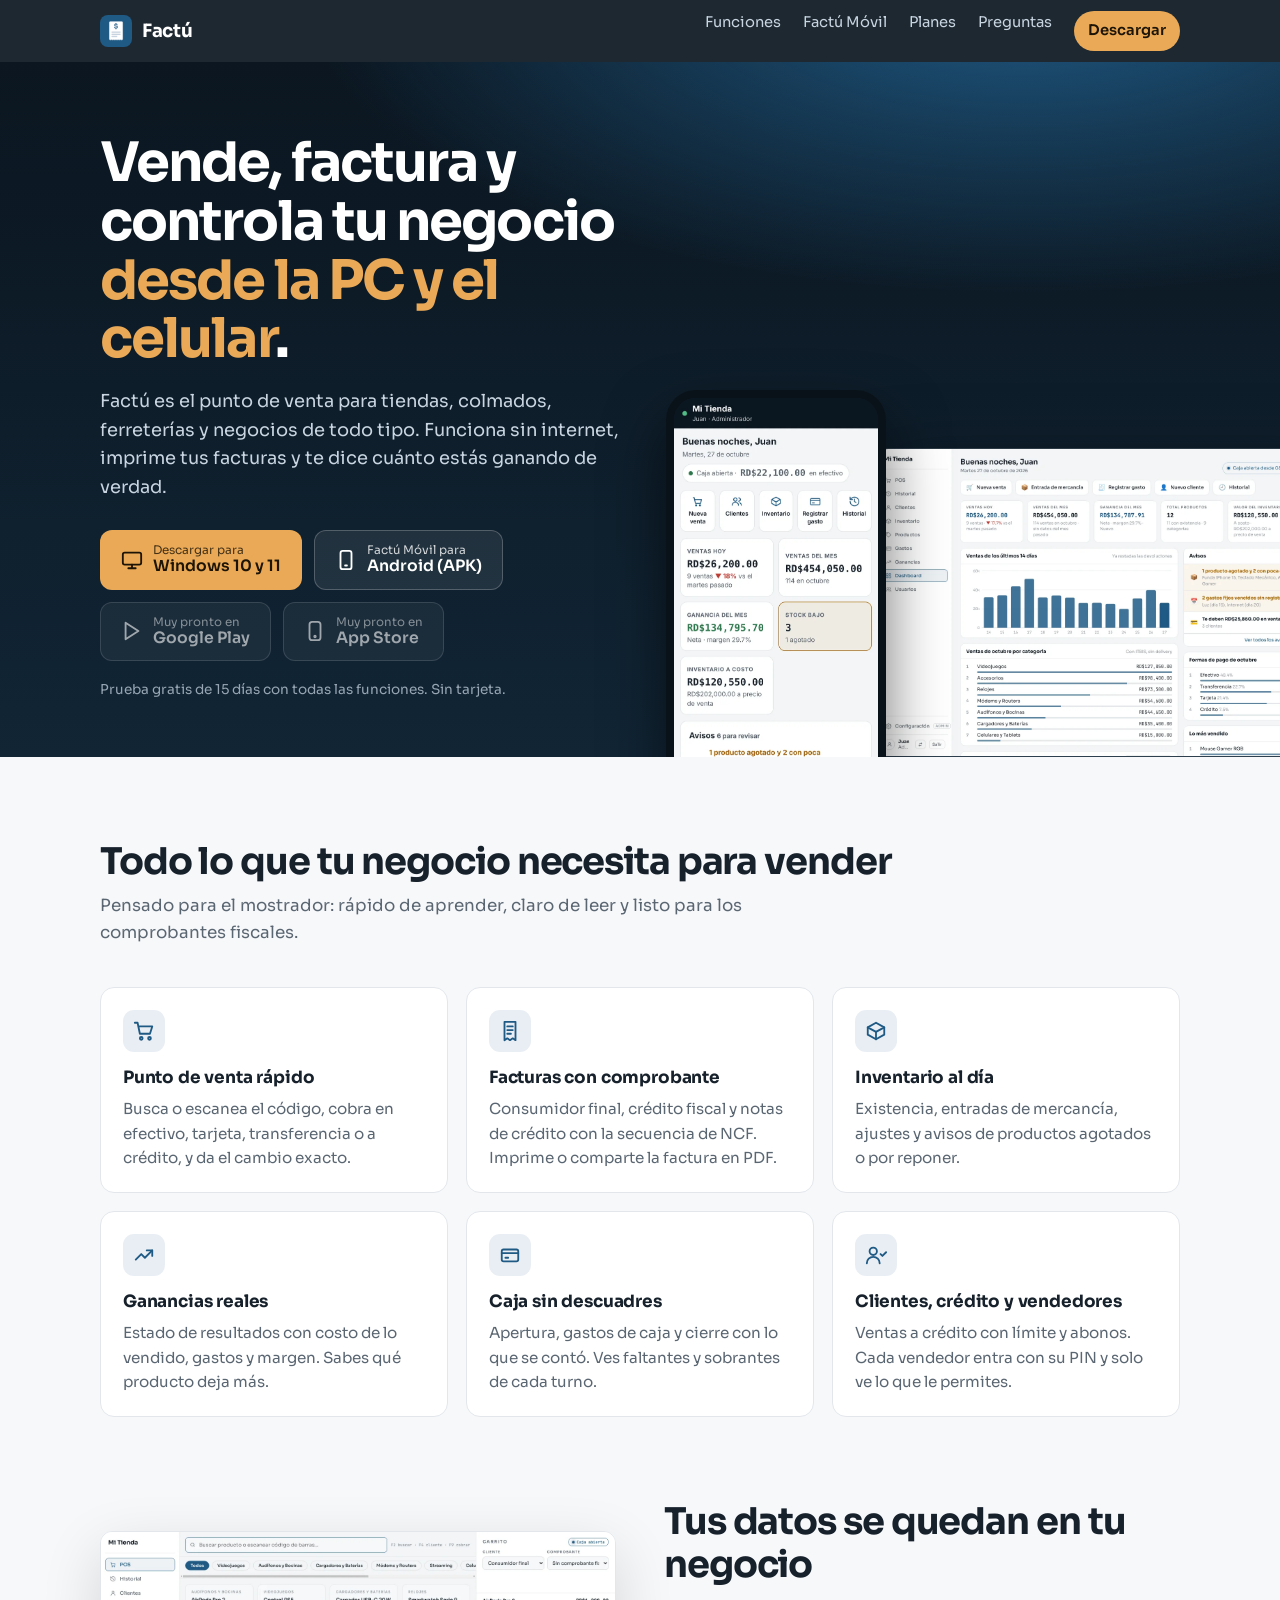
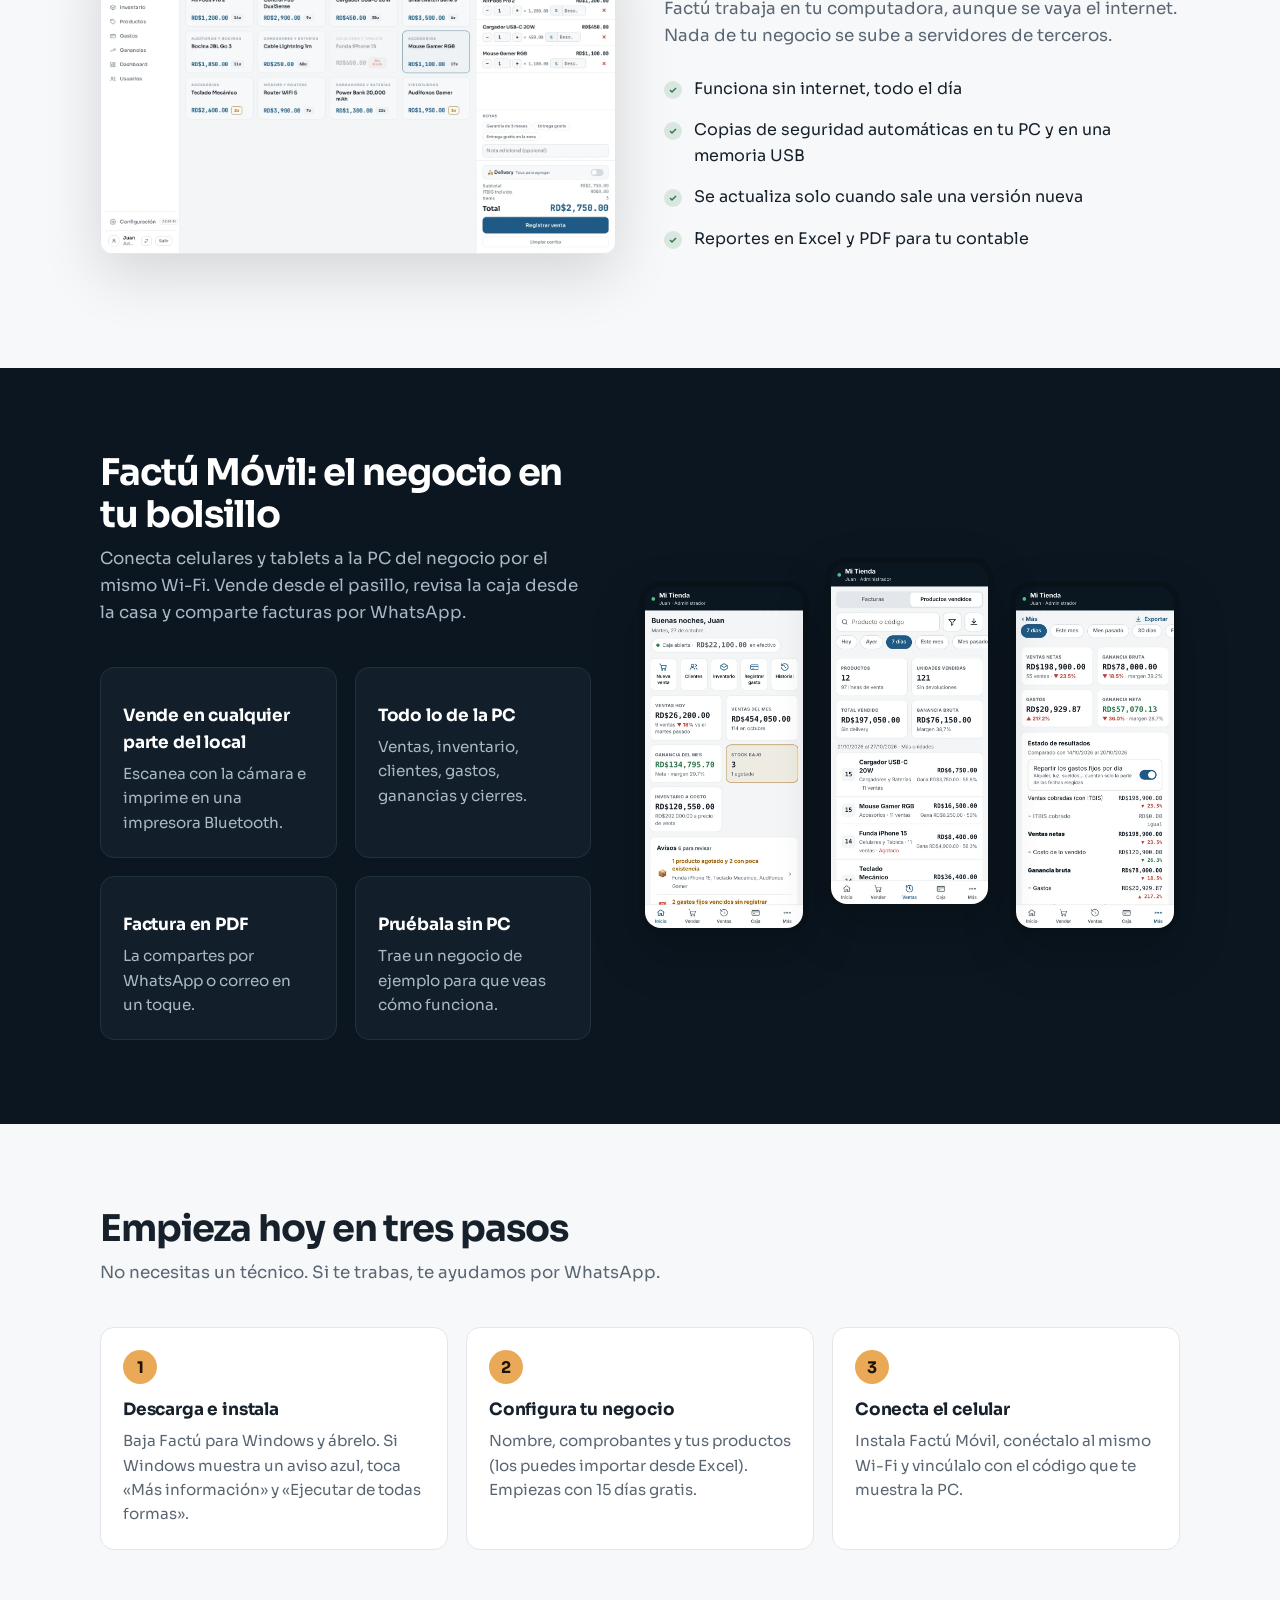
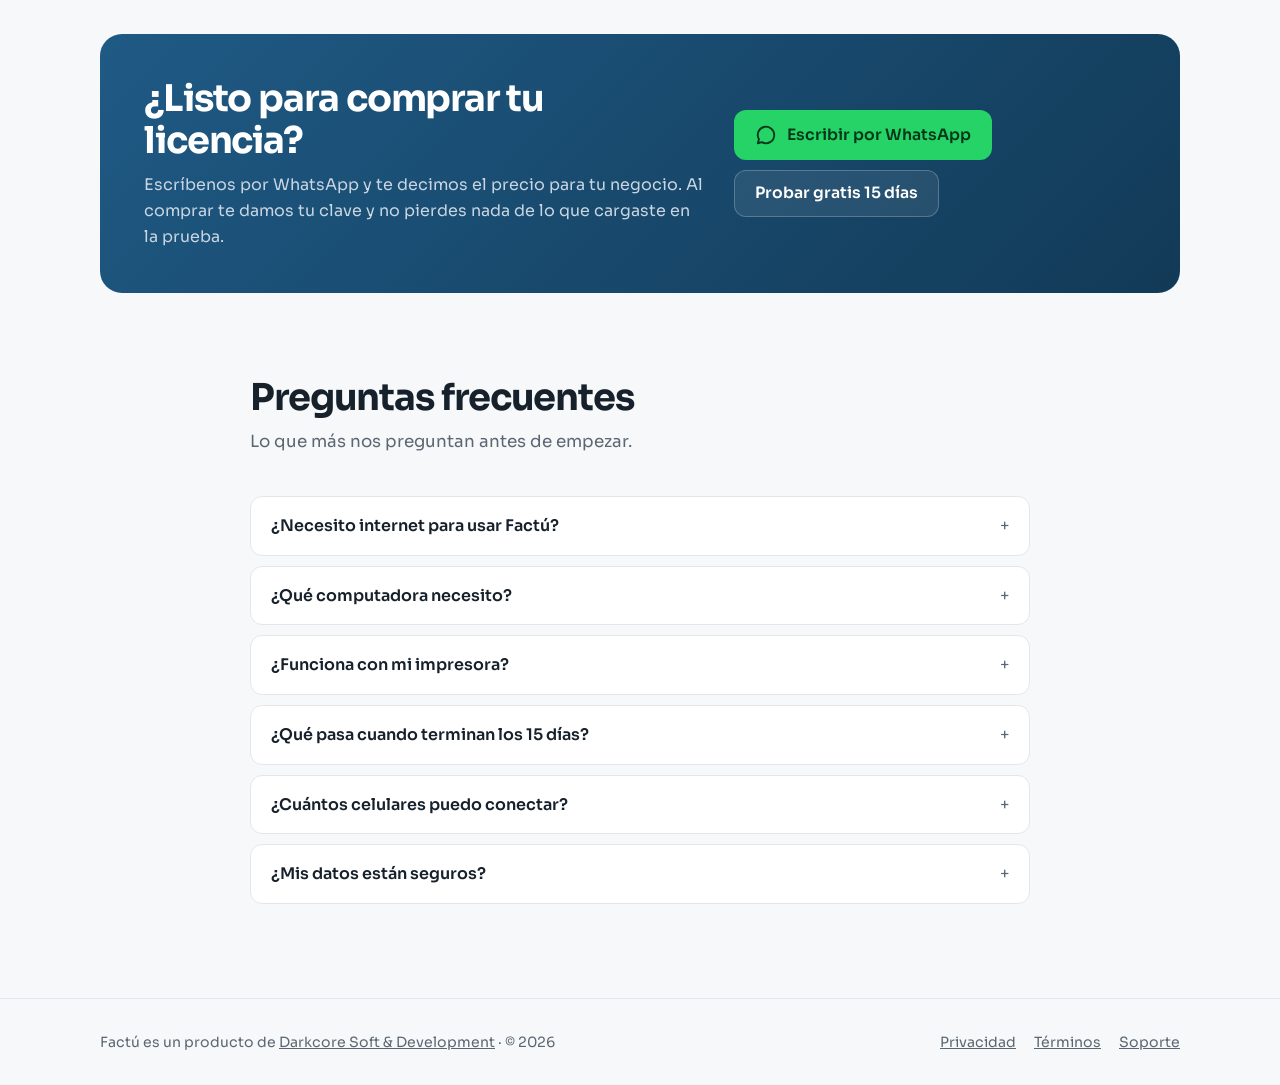
<file: index.html>
<!doctype html>
<html lang="es">
<head>
<meta charset="utf-8">
<meta name="viewport" content="width=device-width, initial-scale=1">
<title>Factú · Facturación y punto de venta</title>
<meta name="description" content="Factú es el programa de facturación y punto de venta para tu negocio: vende, factura, controla inventario, gastos y ganancias desde la PC y el celular. Pruébalo gratis 15 días.">
<meta property="og:title" content="Factú · Facturación y punto de venta">
<meta property="og:description" content="Vende y factura desde la PC y el celular. Inventario, caja, gastos y ganancias en un solo lugar. Prueba gratis de 15 días.">
<meta property="og:image" content="img/compartir.jpg">
<meta name="theme-color" content="#0B1620">
<link rel="icon" href="img/favicon.png">
<link rel="apple-touch-icon" href="img/icono-192.png">
<link rel="stylesheet" href="estilo.css">
</head>
<body>
<header class="barra"><div class="cont">
  <a class="marca" href="#"><img src="img/icono-192.png" alt="">Factú</a>
  <nav><a href="#funciones">Funciones</a><a href="#movil">Factú Móvil</a><a href="planes.html">Planes</a><a href="#preguntas">Preguntas</a><a class="bt-sm" href="#descargar">Descargar</a></nav>
</div></header>

<main>
<section class="portada" id="descargar" style="padding-bottom:0">
  <div class="cont">
    <div>
      <h1>Vende, factura y controla tu negocio <em>desde la PC y el celular</em>.</h1>
      <p class="lead">Factú es el punto de venta para tiendas, colmados, ferreterías y negocios de todo tipo. Funciona sin internet, imprime tus facturas y te dice cuánto estás ganando de verdad.</p>
      <div class="descargas">
        <a class="bt bt-1" href="https://github.com/darwinrosado1503/factu/releases/latest/download/Factu-Setup.exe">
          <svg viewBox="0 0 24 24" fill="none" stroke="currentColor" stroke-width="2" stroke-linecap="round" stroke-linejoin="round"><rect x="2" y="4" width="20" height="13" rx="2"/><path d="M8 21h8M12 17v4"/></svg>
          <span><small>Descargar para</small>Windows 10 y 11</span></a>
        <a class="bt bt-2" href="https://github.com/darwinrosado1503/factu/releases/latest/download/Factu-Movil.apk">
          <svg viewBox="0 0 24 24" fill="none" stroke="currentColor" stroke-width="2" stroke-linecap="round" stroke-linejoin="round"><rect x="6" y="2" width="12" height="20" rx="2.5"/><path d="M11 18h2"/></svg>
          <span><small>Factú Móvil para</small>Android (APK)</span></a>
        <span class="bt bt-2 bt-pronto" title="Muy pronto">
          <svg viewBox="0 0 24 24" fill="none" stroke="currentColor" stroke-width="2" stroke-linecap="round" stroke-linejoin="round"><path d="M5 3l14 9-14 9z"/></svg>
          <span><small>Muy pronto en</small>Google Play</span></span>
        <span class="bt bt-2 bt-pronto" title="Muy pronto">
          <svg viewBox="0 0 24 24" fill="none" stroke="currentColor" stroke-width="2" stroke-linecap="round" stroke-linejoin="round"><rect x="6" y="2" width="12" height="20" rx="3"/><circle cx="12" cy="18" r=".8"/></svg>
          <span><small>Muy pronto en</small>App Store</span></span>
      </div>
      <p class="nota-p">Prueba gratis de 15 días con todas las funciones. Sin tarjeta.</p>
    </div>
    <div class="escena" aria-hidden="true">
      <img class="pc" src="img/pc-dash.webp" alt="" loading="eager">
      <img class="tel" src="img/tel-1-inicio.webp" alt="" loading="eager">
    </div>
  </div>
</section>

<section id="funciones">
  <div class="cont">
    <h2 class="sec-t">Todo lo que tu negocio necesita para vender</h2>
    <p class="sec-d">Pensado para el mostrador: rápido de aprender, claro de leer y listo para los comprobantes fiscales.</p>
    <div class="rejilla">
      <div class="tarjeta"><div class="ic"><svg viewBox="0 0 24 24" fill="none" stroke="currentColor" stroke-width="2" stroke-linecap="round" stroke-linejoin="round"><circle cx="9" cy="20" r="1.5"/><circle cx="18" cy="20" r="1.5"/><path d="M2 3h3l2.5 12h11L21 7H6.5"/></svg></div><h3>Punto de venta rápido</h3><p>Busca o escanea el código, cobra en efectivo, tarjeta, transferencia o a crédito, y da el cambio exacto.</p></div>
      <div class="tarjeta"><div class="ic"><svg viewBox="0 0 24 24" fill="none" stroke="currentColor" stroke-width="2" stroke-linecap="round" stroke-linejoin="round"><path d="M6 2h12v20l-3-2-3 2-3-2-3 2z"/><path d="M9 7h6M9 11h6M9 15h4"/></svg></div><h3>Facturas con comprobante</h3><p>Consumidor final, crédito fiscal y notas de crédito con la secuencia de NCF. Imprime o comparte la factura en PDF.</p></div>
      <div class="tarjeta"><div class="ic"><svg viewBox="0 0 24 24" fill="none" stroke="currentColor" stroke-width="2" stroke-linecap="round" stroke-linejoin="round"><path d="M21 8l-9-5-9 5 9 5 9-5z"/><path d="M3 8v8l9 5 9-5V8"/><path d="M12 13v8"/></svg></div><h3>Inventario al día</h3><p>Existencia, entradas de mercancía, ajustes y avisos de productos agotados o por reponer.</p></div>
      <div class="tarjeta"><div class="ic"><svg viewBox="0 0 24 24" fill="none" stroke="currentColor" stroke-width="2" stroke-linecap="round" stroke-linejoin="round"><path d="M3 17l6-6 4 4 8-8"/><path d="M15 7h6v6"/></svg></div><h3>Ganancias reales</h3><p>Estado de resultados con costo de lo vendido, gastos y margen. Sabes qué producto deja más.</p></div>
      <div class="tarjeta"><div class="ic"><svg viewBox="0 0 24 24" fill="none" stroke="currentColor" stroke-width="2" stroke-linecap="round" stroke-linejoin="round"><rect x="3" y="6" width="18" height="13" rx="2"/><path d="M3 10h18M7 15h3"/></svg></div><h3>Caja sin descuadres</h3><p>Apertura, gastos de caja y cierre con lo que se contó. Ves faltantes y sobrantes de cada turno.</p></div>
      <div class="tarjeta"><div class="ic"><svg viewBox="0 0 24 24" fill="none" stroke="currentColor" stroke-width="2" stroke-linecap="round" stroke-linejoin="round"><circle cx="9" cy="8" r="4"/><path d="M2 21a7 7 0 0 1 14 0"/><path d="M17 11l2 2 4-4"/></svg></div><h3>Clientes, crédito y vendedores</h3><p>Ventas a crédito con límite y abonos. Cada vendedor entra con su PIN y solo ve lo que le permites.</p></div>
    </div>
  </div>
</section>

<section style="padding-top:0">
  <div class="cont dos">
    <img class="pc-captura" src="img/pc-pos.webp" alt="Pantalla de venta de Factú en la PC" loading="lazy">
    <div>
      <h2 class="sec-t">Tus datos se quedan en tu negocio</h2>
      <p class="sec-d" style="margin-bottom:18px">Factú trabaja en tu computadora, aunque se vaya el internet. Nada de tu negocio se sube a servidores de terceros.</p>
      <ul class="lista">
        <li>Funciona sin internet, todo el día</li>
        <li>Copias de seguridad automáticas en tu PC y en una memoria USB</li>
        <li>Se actualiza solo cuando sale una versión nueva</li>
        <li>Reportes en Excel y PDF para tu contable</li>
      </ul>
    </div>
  </div>
</section>

<section class="oscuro" id="movil">
  <div class="cont dos" style="grid-template-columns:1fr 1.1fr">
    <div>
      <h2 class="sec-t">Factú Móvil: el negocio en tu bolsillo</h2>
      <p class="sec-d">Conecta celulares y tablets a la PC del negocio por el mismo Wi-Fi. Vende desde el pasillo, revisa la caja desde la casa y comparte facturas por WhatsApp.</p>
      <div class="rejilla" style="grid-template-columns:1fr 1fr">
        <div class="tarjeta"><h3>Vende en cualquier parte del local</h3><p>Escanea con la cámara e imprime en una impresora Bluetooth.</p></div>
        <div class="tarjeta"><h3>Todo lo de la PC</h3><p>Ventas, inventario, clientes, gastos, ganancias y cierres.</p></div>
        <div class="tarjeta"><h3>Factura en PDF</h3><p>La compartes por WhatsApp o correo en un toque.</p></div>
        <div class="tarjeta"><h3>Pruébala sin PC</h3><p>Trae un negocio de ejemplo para que veas cómo funciona.</p></div>
      </div>
    </div>
    <div class="telefonos">
      <img src="img/tel-1-inicio.webp" alt="Inicio de Factú Móvil" loading="lazy">
      <img src="img/tel-5-productos.webp" alt="Productos vendidos en Factú Móvil" loading="lazy">
      <img src="img/tel-6-ganancias.webp" alt="Ganancias en Factú Móvil" loading="lazy">
    </div>
  </div>
</section>

<section>
  <div class="cont">
    <h2 class="sec-t">Empieza hoy en tres pasos</h2>
    <p class="sec-d">No necesitas un técnico. Si te trabas, te ayudamos por WhatsApp.</p>
    <div class="pasos">
      <div class="tarjeta paso"><h3>Descarga e instala</h3><p>Baja Factú para Windows y ábrelo. Si Windows muestra un aviso azul, toca «Más información» y «Ejecutar de todas formas».</p></div>
      <div class="tarjeta paso"><h3>Configura tu negocio</h3><p>Nombre, comprobantes y tus productos (los puedes importar desde Excel). Empiezas con 15 días gratis.</p></div>
      <div class="tarjeta paso"><h3>Conecta el celular</h3><p>Instala Factú Móvil, conéctalo al mismo Wi-Fi y vincúlalo con el código que te muestra la PC.</p></div>
    </div>
  </div>
</section>

<section style="padding-top:0">
  <div class="cont">
    <div class="cta">
      <div><h2 class="sec-t" style="color:#fff">¿Listo para comprar tu licencia?</h2><p>Escríbenos por WhatsApp y te decimos el precio para tu negocio. Al comprar te damos tu clave y no pierdes nada de lo que cargaste en la prueba.</p></div>
      <div style="display:flex;flex-direction:column;gap:10px;align-items:flex-start">
        <a class="bt wa" href="https://wa.me/14153121667?text=Hola%2C%20quiero%20informaci%C3%B3n%20sobre%20Fact%C3%BA">
          <svg viewBox="0 0 24 24" fill="none" stroke="currentColor" stroke-width="2" stroke-linecap="round" stroke-linejoin="round"><path d="M21 12a9 9 0 0 1-13.5 7.8L3 21l1.3-4.4A9 9 0 1 1 21 12z"/></svg>
          <span>Escribir por WhatsApp</span></a>
        <a class="bt bt-2" href="#descargar"><span>Probar gratis 15 días</span></a>
      </div>
    </div>
  </div>
</section>

<section id="preguntas" style="padding-top:0">
  <div class="cont" style="max-width:820px">
    <h2 class="sec-t">Preguntas frecuentes</h2>
    <p class="sec-d">Lo que más nos preguntan antes de empezar.</p>
    <details><summary>¿Necesito internet para usar Factú?</summary><p>No. Factú funciona en tu computadora sin internet. Solo lo usa, si lo hay, para revisar si hay una versión nueva. Factú Móvil se conecta a la PC por el Wi-Fi del negocio, no por internet.</p></details>
    <details><summary>¿Qué computadora necesito?</summary><p>Una PC con Windows 10 u 11 de 64 bits. Para Factú Móvil, un celular o tablet Android 7 o superior (y muy pronto iPhone y iPad).</p></details>
    <details><summary>¿Funciona con mi impresora?</summary><p>En la PC imprime en cualquier impresora instalada en Windows, incluidas las térmicas de 58 y 80 mm. En el celular imprime por Bluetooth en impresoras térmicas ESC/POS.</p></details>
    <details><summary>¿Qué pasa cuando terminan los 15 días?</summary><p>Tus datos se quedan guardados. Puedes ver reportes y sacar copias, pero no registrar ventas hasta que pongas tu licencia. Al ponerla sigues donde lo dejaste.</p></details>
    <details><summary>¿Cuántos celulares puedo conectar?</summary><p>Depende de tu licencia. Durante la prueba puedes conectar uno para probarlo.</p></details>
    <details><summary>¿Mis datos están seguros?</summary><p>Viven en tu computadora, no en la nube de nadie. Factú guarda copias de seguridad automáticas y te deja sacar una copia a una memoria USB cuando quieras.</p></details>
  </div>
</section>
</main>

<footer><div class="cont">
  <span>Factú es un producto de <a href="https://darwinrosado1503.github.io/" style="color:inherit">Darkcore Soft &amp; Development</a> · © <span id="anio">2026</span></span>
  <nav><a href="privacidad.html">Privacidad</a><a href="terminos.html">Términos</a><a href="https://wa.me/14153121667">Soporte</a></nav>
</div></footer>
<script>document.getElementById('anio').textContent=new Date().getFullYear();</script>
</body>
</html>
</file>
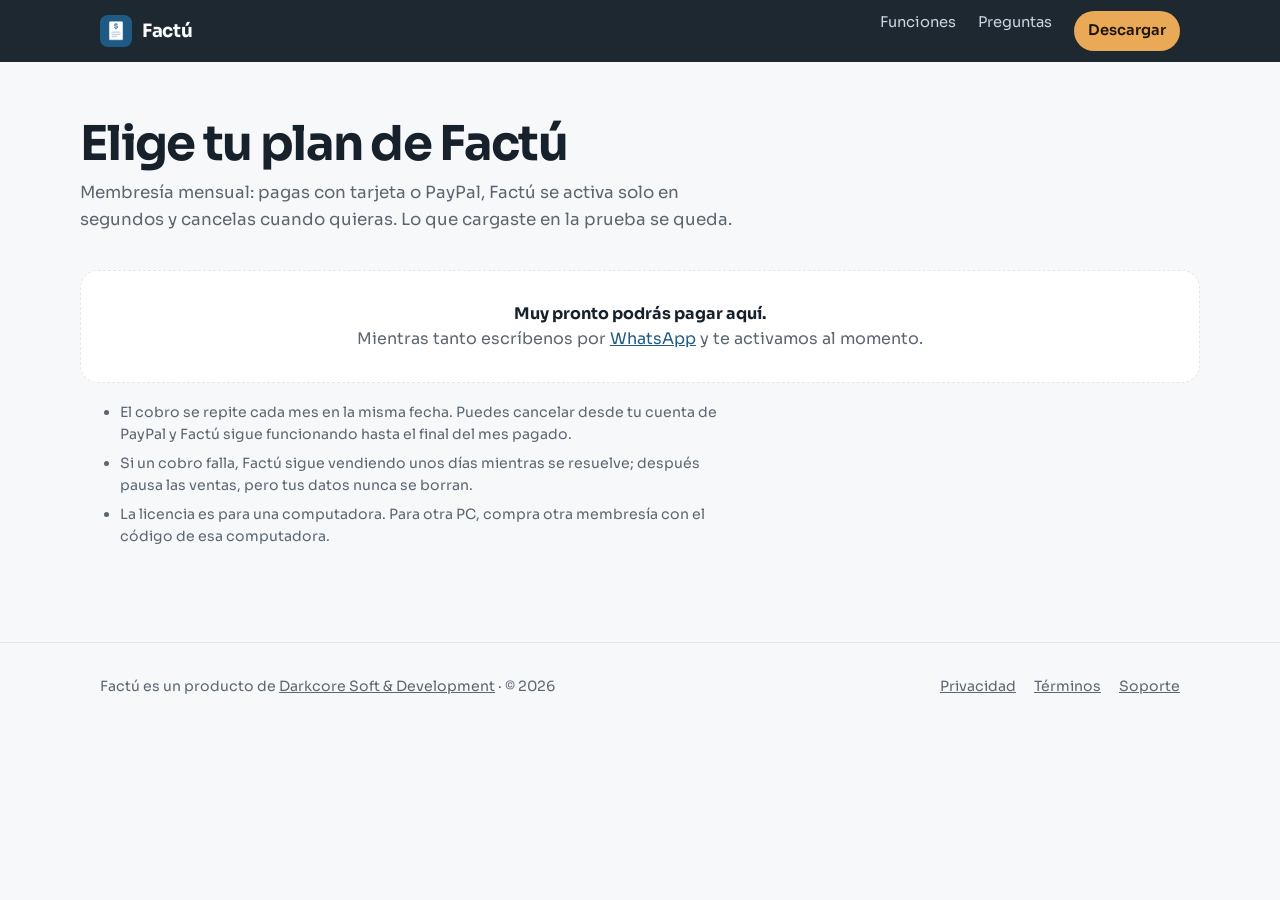
<file: planes.html>
<!doctype html>
<html lang="es">
<head>
<meta charset="utf-8">
<meta name="viewport" content="width=device-width, initial-scale=1">
<title>Planes y membresía · Factú</title>
<meta name="description" content="Elige tu plan de Factú y actívalo al momento. Membresía mensual, cancelas cuando quieras.">
<meta name="theme-color" content="#0B1620">
<link rel="icon" href="img/favicon.png">
<link rel="stylesheet" href="estilo.css">
<style>
.planes-p{padding:56px 0 80px}
.planes-p h1{font-size:clamp(2rem,4.4vw,3rem);letter-spacing:-.035em;line-height:1.08;margin:0 0 10px}
.planes-p .sub{color:var(--suave);margin:0 0 36px;max-width:40em;font-size:1.05rem}
.planes{display:grid;grid-template-columns:repeat(2,minmax(0,1fr));gap:18px;margin-bottom:28px}
@media (max-width:760px){.planes{grid-template-columns:1fr}}
.plan{position:relative;text-align:left;background:var(--panel);border:2px solid var(--linea);border-radius:18px;padding:26px;cursor:pointer;font:inherit;color:inherit;transition:border-color .15s,box-shadow .15s}
.plan:hover{border-color:#9DB4C8}
.plan[aria-checked="true"]{border-color:var(--azul);box-shadow:0 0 0 4px rgba(31,90,133,.12)}
.plan .nom{font-size:1.2rem;font-weight:700}
.plan .pre{font-size:2.3rem;font-weight:700;letter-spacing:-.03em;margin:8px 0 2px}
.plan .pre small{font-size:.95rem;font-weight:500;color:var(--suave)}
.plan p{color:var(--suave);margin:0 0 14px;font-size:.95rem}
.plan ul{list-style:none;padding:0;margin:0}
.plan li{padding:5px 0 5px 26px;position:relative;font-size:.94rem}
.plan li::before{content:"";position:absolute;left:0;top:10px;width:16px;height:16px;border-radius:50%;background:rgba(44,122,75,.14) url("data:image/svg+xml,%3Csvg xmlns='http://www.w3.org/2000/svg' viewBox='0 0 24 24' fill='none' stroke='%232C7A4B' stroke-width='3'%3E%3Cpath d='M6 12l4 4 8-8'/%3E%3C/svg%3E") center/11px no-repeat}
.plan .marca-p{position:absolute;top:18px;right:18px;font-size:.72rem;font-weight:700;padding:4px 10px;border-radius:999px;background:var(--ambar);color:#1d1406}
.plan .sel{position:absolute;top:22px;right:22px;width:22px;height:22px;border-radius:50%;border:2px solid var(--linea)}
.plan[aria-checked="true"] .sel{border-color:var(--azul);background:radial-gradient(circle,var(--azul) 45%,transparent 50%)}
.plan .marca-p + .sel{display:none}
.caja{background:var(--panel);border:1px solid var(--linea);border-radius:18px;padding:26px;max-width:640px}
.caja h2{margin:0 0 6px;font-size:1.3rem}
.campo{margin-bottom:14px}
.campo label{display:block;font-size:.8rem;font-weight:600;color:var(--suave);margin-bottom:5px;text-transform:uppercase;letter-spacing:.05em}
.campo input{width:100%;height:46px;border-radius:10px;border:1px solid var(--linea);background:var(--fondo);color:var(--tinta);padding:0 14px;font:inherit}
.campo input:focus{outline:2px solid rgba(31,90,133,.35);border-color:var(--azul)}
.campo .ayuda{font-size:.82rem;color:var(--suave);margin-top:5px}
.fila2{display:grid;grid-template-columns:1fr 1fr;gap:12px}
@media (max-width:560px){.fila2{grid-template-columns:1fr}}
.mono-i{font-family:ui-monospace,Menlo,monospace;letter-spacing:.06em;text-transform:uppercase}
.chk{display:flex;gap:10px;align-items:flex-start;font-size:.9rem;color:var(--suave);margin:6px 0 18px}
.chk input{margin-top:3px;width:18px;height:18px}
.err{background:#FBEAEA;color:#8C2F39;border:1px solid #F0C6C6;border-radius:10px;padding:10px 14px;font-size:.92rem;margin-bottom:14px}
.btp{width:100%;height:52px;border:0;border-radius:12px;background:var(--azul);color:#fff;font:inherit;font-weight:700;font-size:1rem;cursor:pointer}
.btp:disabled{opacity:.6;cursor:wait}
.resumen{display:flex;justify-content:space-between;align-items:center;padding:14px 16px;border-radius:12px;background:var(--fondo);border:1px solid var(--linea);margin-bottom:16px;font-size:.95rem}
.resumen b{font-size:1.1rem}
.ok{text-align:center;padding:24px 10px}
.ok .ic-ok{width:64px;height:64px;border-radius:50%;background:rgba(44,122,75,.12);display:grid;place-items:center;margin:0 auto 14px}
.ok .ic-ok svg{width:34px;height:34px;color:var(--ok)}
.ok h2{font-size:1.6rem;margin:0 0 8px}
.ok p{color:var(--suave);margin:0 auto 10px;max-width:30em}
.notas{color:var(--suave);font-size:.88rem;margin-top:18px;max-width:640px}
.notas li{margin-bottom:6px}
.pronto-c{background:var(--panel);border:1px dashed var(--linea);border-radius:18px;padding:30px;text-align:center;color:var(--suave)}
</style>
</head>
<body>
<header class="barra"><div class="cont">
  <a class="marca" href="index.html"><img src="img/icono-192.png" alt="">Factú</a>
  <nav><a href="index.html#funciones">Funciones</a><a href="index.html#preguntas">Preguntas</a><a class="bt-sm" href="index.html#descargar">Descargar</a></nav>
</div></header>

<main class="cont planes-p">
  <h1>Elige tu plan de Factú</h1>
  <p class="sub">Membresía mensual: pagas con tarjeta o PayPal, Factú se activa solo en segundos y cancelas cuando quieras. Lo que cargaste en la prueba se queda.</p>

  <div id="zona"><div class="pronto-c">Cargando los planes…</div></div>

  <ul class="notas">
    <li>El cobro se repite cada mes en la misma fecha. Puedes cancelar desde tu cuenta de PayPal y Factú sigue funcionando hasta el final del mes pagado.</li>
    <li>Si un cobro falla, Factú sigue vendiendo unos días mientras se resuelve; después pausa las ventas, pero tus datos nunca se borran.</li>
    <li>La licencia es para una computadora. Para otra PC, compra otra membresía con el código de esa computadora.</li>
  </ul>
</main>

<footer><div class="cont"><span>Factú es un producto de <a href="https://darwinrosado1503.github.io/" style="color:inherit">Darkcore Soft &amp; Development</a> · © 2026</span><nav><a href="privacidad.html">Privacidad</a><a href="terminos.html">Términos</a><a href="https://wa.me/14153121667">Soporte</a></nav></div></footer>

<script>
// Dirección del servidor de membresías (se completa al publicarlo en Cloudflare)
window.DARKCORE_API = window.DARKCORE_API || 'https://darkcore-api.POR_ASIGNAR.workers.dev';
(function(){
  'use strict';
  const API=window.DARKCORE_API,zona=document.getElementById('zona'),q=new URLSearchParams(location.search);
  const esc=s=>String(s==null?'':s).replace(/[&<>"']/g,c=>({'&':'&amp;','<':'&lt;','>':'&gt;','"':'&quot;',"'":'&#39;'}[c]));
  const EXTRA={basico:['Ventas, facturas con NCF y devoluciones','Inventario, clientes, crédito y gastos','Caja, cierres y ganancias','1 celular o tablet con Factú Móvil','Soporte por WhatsApp'],
    pro:['Todo lo del plan Básico','Facturación electrónica (e-CF) con la DGII','3 celulares o tablets con Factú Móvil','Ayuda para certificarte como emisor electrónico','Soporte prioritario']};
  let P=null,elegido=q.get('plan')==='basico'?'basico':'pro',paso=1,ref=null;
  const dinero=(v,m)=>v==null?null:(m==='USD'?'US$':m+' ')+Number(v).toLocaleString('es-DO',{minimumFractionDigits:v%1?2:0,maximumFractionDigits:2});
  const equipoQ=String(q.get('equipo')||'').toUpperCase().replace(/[^0-9A-F-]/g,'').slice(0,19);
  function pintar(){
    const venta=P.planes.filter(p=>p.precio>0&&p.paypalPlan);
    if(!venta.length){zona.innerHTML='<div class="pronto-c"><b style="color:var(--tinta)">Muy pronto podrás pagar aquí.</b><br>Mientras tanto escríbenos por <a href="https://wa.me/14153121667?text=Quiero%20la%20membres%C3%ADa%20de%20Fact%C3%BA">WhatsApp</a> y te activamos al momento.</div>';return;}
    if(!venta.some(p=>p.id===elegido))elegido=venta[0].id;
    zona.innerHTML=`<div class="planes" role="radiogroup" aria-label="Planes">${P.planes.map(p=>{const ok=p.precio>0&&p.paypalPlan;return `<button type="button" class="plan" role="radio" aria-checked="${p.id===elegido}" data-p="${p.id}" ${ok?'':'disabled style="opacity:.55;cursor:default"'}>
        ${p.id==='pro'?'<span class="marca-p">Recomendado</span>':''}<span class="sel"></span>
        <div class="nom">${esc(p.nombre)}</div><div class="pre">${ok?esc(dinero(p.precio,P.moneda))+'<small> / mes</small>':'<small>Muy pronto</small>'}</div>
        <p>${esc(p.descripcion)}</p><ul>${(EXTRA[p.id]||[]).map(x=>`<li>${esc(x)}</li>`).join('')}</ul></button>`;}).join('')}</div><div class="caja" id="caja"></div>`;
    zona.querySelectorAll('[data-p]').forEach(b=>b.addEventListener('click',()=>{if(paso!==1||b.disabled)return;elegido=b.dataset.p;zona.querySelectorAll('[data-p]').forEach(x=>x.setAttribute('aria-checked',x===b));}));
    formulario();}
  function formulario(){const c=document.getElementById('caja');paso=1;
    c.innerHTML=`<h2>Tus datos</h2><p style="color:var(--suave);margin:0 0 18px;font-size:.94rem">Te enviaremos el recibo de PayPal a tu correo.</p>
      <div id="f-err" class="err" role="alert" hidden></div>
      <div class="fila2"><div class="campo"><label for="f-nom">Tu nombre</label><input id="f-nom" autocomplete="name"></div><div class="campo"><label for="f-neg">Nombre del negocio</label><input id="f-neg" autocomplete="organization"></div></div>
      <div class="fila2"><div class="campo"><label for="f-em">Correo</label><input id="f-em" type="email" autocomplete="email"></div><div class="campo"><label for="f-tel">WhatsApp (opcional)</label><input id="f-tel" type="tel" autocomplete="tel"></div></div>
      <div class="campo"><label for="f-eq">Código del equipo</label><input id="f-eq" class="mono-i" placeholder="XXXX-XXXX-XXXX-XXXX" value="${esc(equipoQ)}" ${equipoQ.length===19?'readonly':''}>
        <div class="ayuda">${equipoQ.length===19?'Lo puso Factú por ti.':'Lo encuentras en Factú, en la pantalla de activación o en Configuración → Licencia.'}</div></div>
      <label class="chk"><input type="checkbox" id="f-ter"><span>Acepto los <a href="terminos.html" target="_blank">términos</a> y el cobro mensual hasta que cancele.</span></label>
      <button class="btp" id="f-ok">Continuar al pago</button>`;
    const err=t=>{const e=document.getElementById('f-err');e.textContent=t;e.hidden=!t;};
    document.getElementById('f-eq').addEventListener('input',e=>{let v=e.target.value.toUpperCase().replace(/[^0-9A-F]/g,'').slice(0,16);e.target.value=v.match(/.{1,4}/g)?.join('-')||'';});
    document.getElementById('f-ok').addEventListener('click',async e=>{err('');const d={plan:elegido,nombre:val('f-nom'),negocio:val('f-neg'),email:val('f-em'),tel:val('f-tel'),equipo:val('f-eq')};
      if(d.nombre.length<2)return err('Escribe tu nombre.');if(d.negocio.length<2)return err('Escribe el nombre del negocio.');
      if(!/^[^\s@]+@[^\s@]+\.[^\s@]{2,}$/.test(d.email))return err('Escribe un correo válido.');if(!/^[0-9A-F]{4}(-[0-9A-F]{4}){3}$/.test(d.equipo))return err('El código del equipo tiene 16 letras y números, así: DD5B-8A9F-8A5D-16A0.');
      if(!document.getElementById('f-ter').checked)return err('Para seguir, acepta los términos.');
      const b=e.currentTarget;b.disabled=true;b.textContent='Preparando el pago…';
      try{const r=await fetch(API+'/api/suscripcion/preparar',{method:'POST',headers:{'Content-Type':'application/json'},body:JSON.stringify(d)});const j=await r.json();
        if(!j.ok){b.disabled=false;b.textContent='Continuar al pago';return err(j.error||'No se pudo preparar el pago.');}
        ref=j.ref;pagar(d,j.paypalPlan);}
      catch(x){b.disabled=false;b.textContent='Continuar al pago';err('No hay conexión con el servidor. Intenta de nuevo.');}});}
  const val=id=>document.getElementById(id).value.trim();
  function pagar(d,planId){paso=2;const c=document.getElementById('caja'),p=P.planes.find(x=>x.id===d.plan);
    c.innerHTML=`<h2>Pago</h2><div class="resumen"><span>Factú ${esc(p.nombre)} · ${esc(d.negocio)}<br><small style="color:var(--suave)">Equipo ${esc(d.equipo)}</small></span><b>${esc(dinero(p.precio,P.moneda))}/mes</b></div>
      <div id="pp"><div style="text-align:center;color:var(--suave);padding:20px">Cargando PayPal…</div></div><div id="p-err" class="err" role="alert" hidden></div>
      <button type="button" class="bt" id="p-atras" style="background:none;color:var(--suave);padding:8px 0">‹ Cambiar datos</button>`;
    document.getElementById('p-atras').addEventListener('click',formulario);
    const err=t=>{const e=document.getElementById('p-err');e.textContent=t;e.hidden=!t;};
    sdk().then(pp=>{document.getElementById('pp').innerHTML='';pp.Buttons({style:{shape:'rect',label:'subscribe',height:48},
      createSubscription:(data,actions)=>actions.subscription.create({plan_id:planId,custom_id:ref,application_context:{brand_name:'Factú',shipping_preference:'NO_SHIPPING',user_action:'SUBSCRIBE_NOW'}}),
      onApprove:async data=>{document.getElementById('pp').innerHTML='<div style="text-align:center;color:var(--suave);padding:20px">Confirmando el pago…</div>';
        let j=null;try{const r=await fetch(API+'/api/suscripcion/aprobada',{method:'POST',headers:{'Content-Type':'application/json'},body:JSON.stringify({ref,subscriptionID:data.subscriptionID})});j=await r.json();}catch(x){}
        listo(d,p,j&&j.ok?j:null);},
      onError:()=>err('PayPal no pudo completar el pago. Revisa los datos de la tarjeta o intenta con otra.'),
      onCancel:()=>err('Cancelaste el pago. Cuando quieras, vuelve a intentarlo.')}).render('#pp');})
      .catch(()=>err('No se pudo cargar PayPal. Revisa tu conexión y recarga la página.'));}
  function listo(d,p,j){paso=3;zona.innerHTML=`<div class="caja ok" style="margin:0 auto"><div class="ic-ok"><svg viewBox="0 0 24 24" fill="none" stroke="currentColor" stroke-width="2.5" stroke-linecap="round" stroke-linejoin="round"><path d="M5 12l5 5 9-10"/></svg></div>
      <h2>¡Listo, bienvenido a Factú ${esc(p.nombre)}!</h2>
      <p>${j?`Tu membresía está activa${j.vence?` y se renueva el ${esc(j.vence.split('-').reverse().join('/'))}`:''}.`:'Recibimos tu pago. La activación puede tardar unos minutos.'}</p>
      <p><b style="color:var(--tinta)">Vuelve a Factú:</b> se activa solo en unos segundos. Si lo tenías cerrado, ábrelo y listo.</p>
      <p style="font-size:.88rem">Referencia ${esc(ref)} · Equipo ${esc(d.equipo)}</p></div>`;}
  let sdkP=null;
  function sdk(){if(window.paypal)return Promise.resolve(window.paypal);if(sdkP)return sdkP;
    sdkP=new Promise((ok,mal)=>{const s=document.createElement('script');s.src='https://www.paypal.com/sdk/js?client-id='+encodeURIComponent(P.clientId)+'&vault=true&intent=subscription&currency='+encodeURIComponent(P.moneda);
      s.onload=()=>window.paypal?ok(window.paypal):mal();s.onerror=()=>{sdkP=null;mal();};document.head.appendChild(s);});return sdkP;}
  if(/POR_ASIGNAR/.test(API)){P={planes:[]};pintar();return;}
  fetch(API+'/api/planes').then(r=>r.json()).then(j=>{P=j;pintar();}).catch(()=>{zona.innerHTML='<div class="pronto-c">No se pudieron cargar los planes. Recarga la página o escríbenos por <a href="https://wa.me/14153121667">WhatsApp</a>.</div>';});
})();
</script>
</body>
</html>
</file>
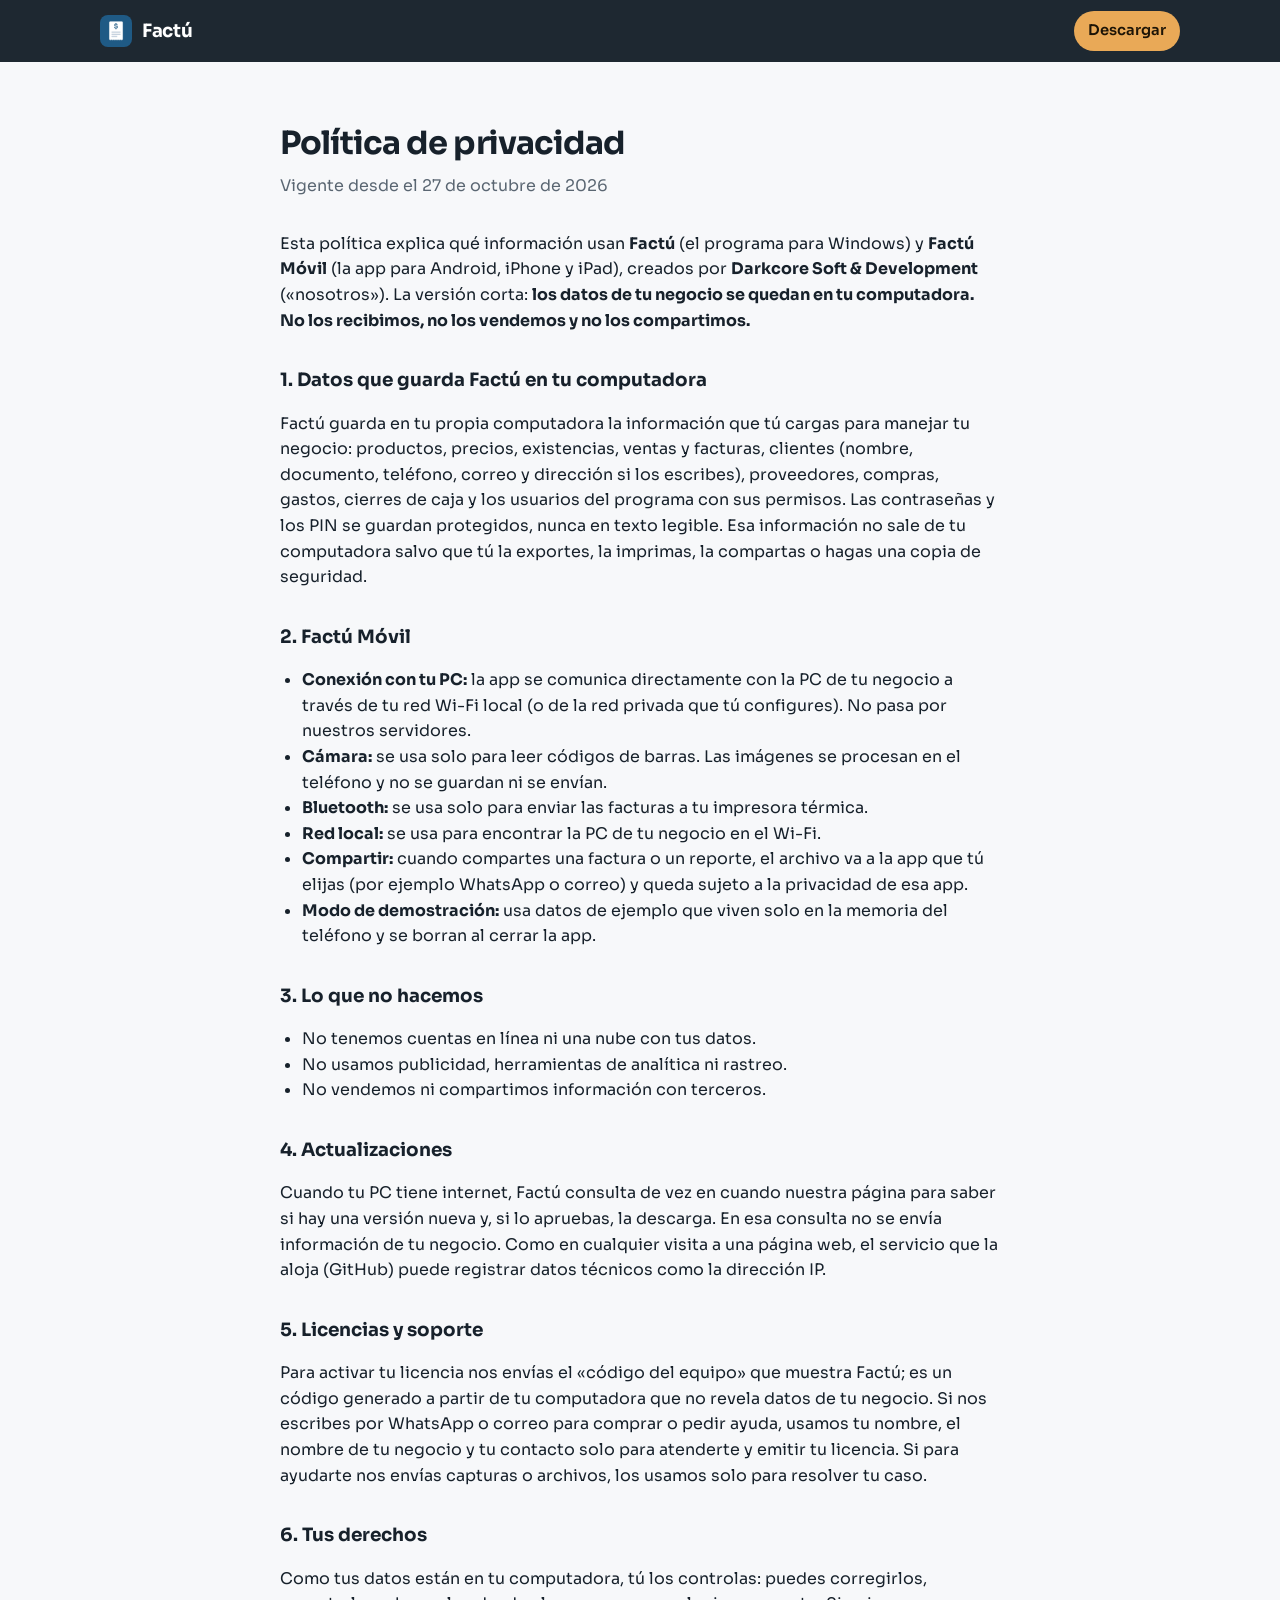
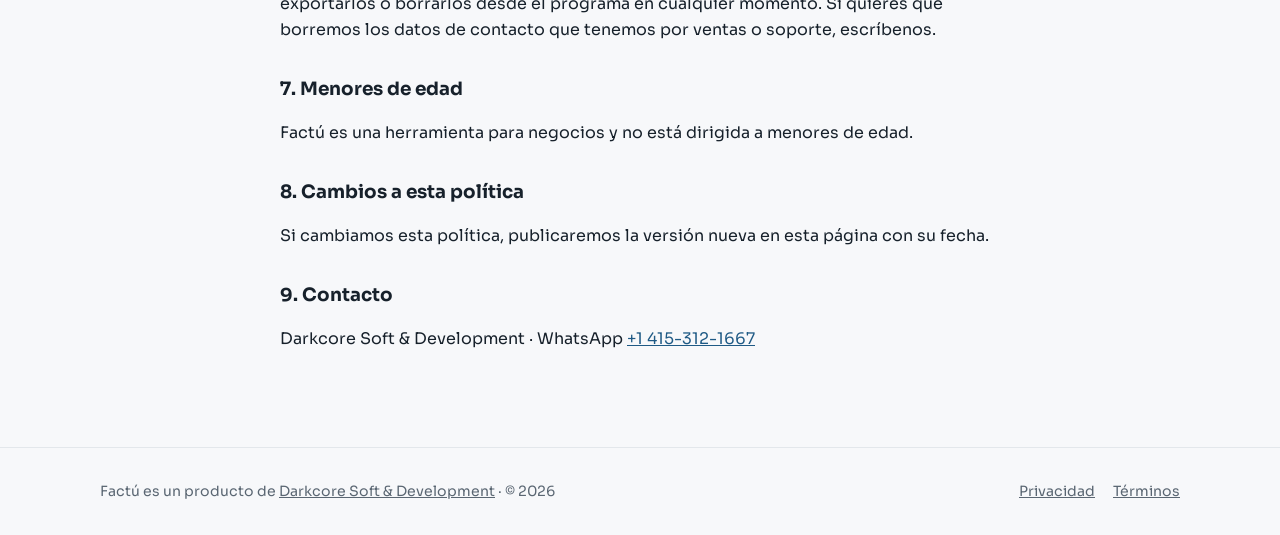
<file: privacidad.html>
<!doctype html>
<html lang="es">
<head>
<meta charset="utf-8">
<meta name="viewport" content="width=device-width, initial-scale=1">
<title>Privacidad · Factú</title>
<meta name="description" content="Política de privacidad de Factú y Factú Móvil.">
<link rel="icon" href="img/favicon.png">
<link rel="stylesheet" href="estilo.css">
</head>
<body>
<header class="barra"><div class="cont"><a class="marca" href="index.html"><img src="img/icono-192.png" alt="">Factú</a><nav><a class="bt-sm" href="index.html#descargar">Descargar</a></nav></div></header>
<main class="legal">
  <h1>Política de privacidad</h1>
  <p class="fecha">Vigente desde el 27 de octubre de 2026</p>

  <p>Esta política explica qué información usan <b>Factú</b> (el programa para Windows) y <b>Factú Móvil</b> (la app para Android, iPhone y iPad), creados por <b>Darkcore Soft &amp; Development</b> («nosotros»). La versión corta: <b>los datos de tu negocio se quedan en tu computadora. No los recibimos, no los vendemos y no los compartimos.</b></p>

  <h2>1. Datos que guarda Factú en tu computadora</h2>
  <p>Factú guarda en tu propia computadora la información que tú cargas para manejar tu negocio: productos, precios, existencias, ventas y facturas, clientes (nombre, documento, teléfono, correo y dirección si los escribes), proveedores, compras, gastos, cierres de caja y los usuarios del programa con sus permisos. Las contraseñas y los PIN se guardan protegidos, nunca en texto legible. Esa información no sale de tu computadora salvo que tú la exportes, la imprimas, la compartas o hagas una copia de seguridad.</p>

  <h2>2. Factú Móvil</h2>
  <ul>
    <li><b>Conexión con tu PC:</b> la app se comunica directamente con la PC de tu negocio a través de tu red Wi-Fi local (o de la red privada que tú configures). No pasa por nuestros servidores.</li>
    <li><b>Cámara:</b> se usa solo para leer códigos de barras. Las imágenes se procesan en el teléfono y no se guardan ni se envían.</li>
    <li><b>Bluetooth:</b> se usa solo para enviar las facturas a tu impresora térmica.</li>
    <li><b>Red local:</b> se usa para encontrar la PC de tu negocio en el Wi-Fi.</li>
    <li><b>Compartir:</b> cuando compartes una factura o un reporte, el archivo va a la app que tú elijas (por ejemplo WhatsApp o correo) y queda sujeto a la privacidad de esa app.</li>
    <li><b>Modo de demostración:</b> usa datos de ejemplo que viven solo en la memoria del teléfono y se borran al cerrar la app.</li>
  </ul>

  <h2>3. Lo que no hacemos</h2>
  <ul>
    <li>No tenemos cuentas en línea ni una nube con tus datos.</li>
    <li>No usamos publicidad, herramientas de analítica ni rastreo.</li>
    <li>No vendemos ni compartimos información con terceros.</li>
  </ul>

  <h2>4. Actualizaciones</h2>
  <p>Cuando tu PC tiene internet, Factú consulta de vez en cuando nuestra página para saber si hay una versión nueva y, si lo apruebas, la descarga. En esa consulta no se envía información de tu negocio. Como en cualquier visita a una página web, el servicio que la aloja (GitHub) puede registrar datos técnicos como la dirección IP.</p>

  <h2>5. Licencias y soporte</h2>
  <p>Para activar tu licencia nos envías el «código del equipo» que muestra Factú; es un código generado a partir de tu computadora que no revela datos de tu negocio. Si nos escribes por WhatsApp o correo para comprar o pedir ayuda, usamos tu nombre, el nombre de tu negocio y tu contacto solo para atenderte y emitir tu licencia. Si para ayudarte nos envías capturas o archivos, los usamos solo para resolver tu caso.</p>

  <h2>6. Tus derechos</h2>
  <p>Como tus datos están en tu computadora, tú los controlas: puedes corregirlos, exportarlos o borrarlos desde el programa en cualquier momento. Si quieres que borremos los datos de contacto que tenemos por ventas o soporte, escríbenos.</p>

  <h2>7. Menores de edad</h2>
  <p>Factú es una herramienta para negocios y no está dirigida a menores de edad.</p>

  <h2>8. Cambios a esta política</h2>
  <p>Si cambiamos esta política, publicaremos la versión nueva en esta página con su fecha.</p>

  <h2>9. Contacto</h2>
  <p>Darkcore Soft &amp; Development · WhatsApp <a href="https://wa.me/14153121667">+1 415-312-1667</a></p>
</main>
<footer><div class="cont"><span>Factú es un producto de <a href="https://darwinrosado1503.github.io/" style="color:inherit">Darkcore Soft &amp; Development</a> · © 2026</span><nav><a href="privacidad.html">Privacidad</a><a href="terminos.html">Términos</a></nav></div></footer>
</body>
</html>
</file>
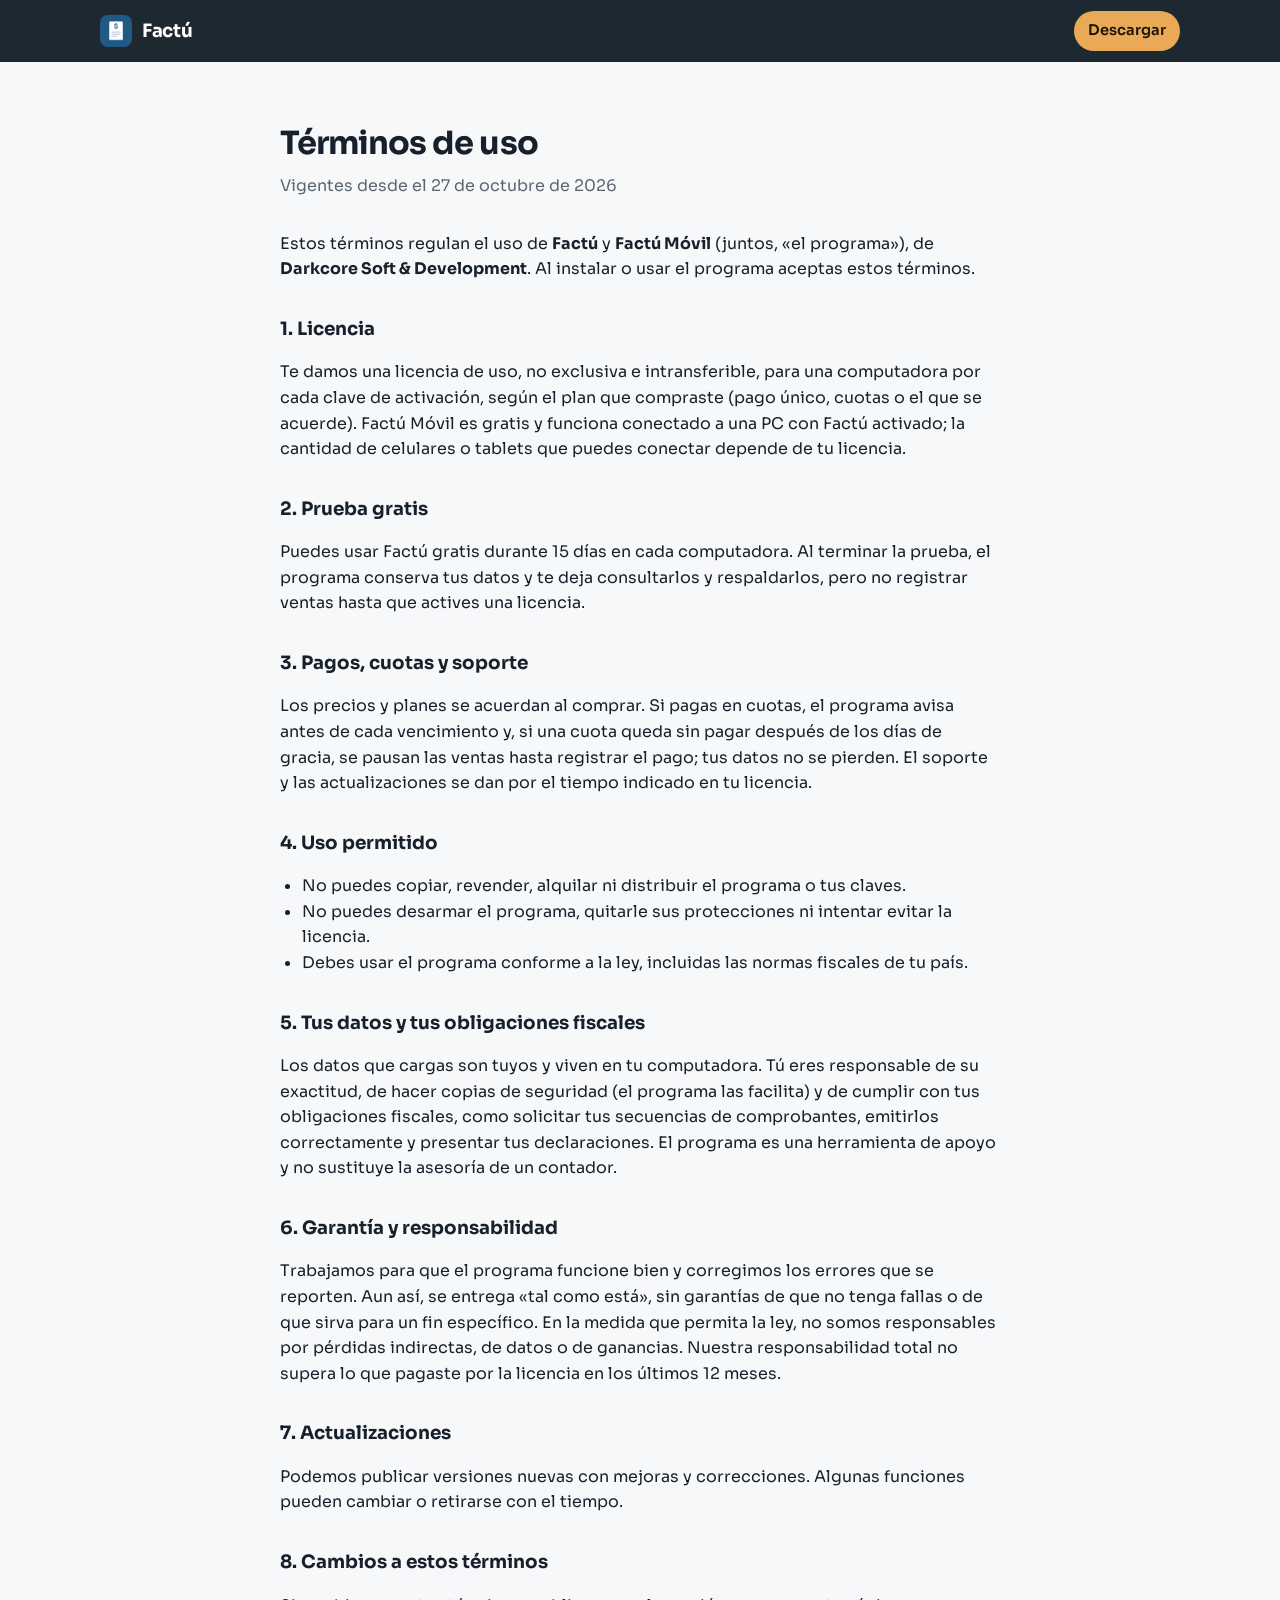
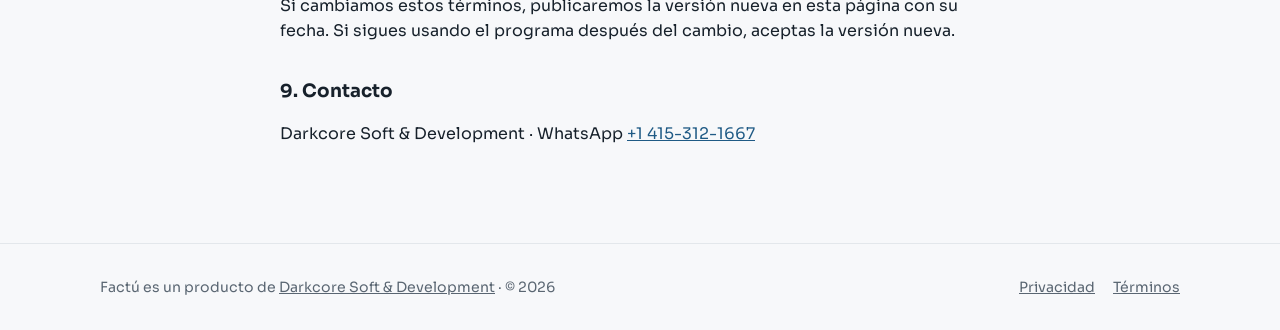
<file: terminos.html>
<!doctype html>
<html lang="es">
<head>
<meta charset="utf-8">
<meta name="viewport" content="width=device-width, initial-scale=1">
<title>Términos de uso · Factú</title>
<meta name="description" content="Términos de uso y licencia de Factú y Factú Móvil.">
<link rel="icon" href="img/favicon.png">
<link rel="stylesheet" href="estilo.css">
</head>
<body>
<header class="barra"><div class="cont"><a class="marca" href="index.html"><img src="img/icono-192.png" alt="">Factú</a><nav><a class="bt-sm" href="index.html#descargar">Descargar</a></nav></div></header>
<main class="legal">
  <h1>Términos de uso</h1>
  <p class="fecha">Vigentes desde el 27 de octubre de 2026</p>

  <p>Estos términos regulan el uso de <b>Factú</b> y <b>Factú Móvil</b> (juntos, «el programa»), de <b>Darkcore Soft &amp; Development</b>. Al instalar o usar el programa aceptas estos términos.</p>

  <h2>1. Licencia</h2>
  <p>Te damos una licencia de uso, no exclusiva e intransferible, para una computadora por cada clave de activación, según el plan que compraste (pago único, cuotas o el que se acuerde). Factú Móvil es gratis y funciona conectado a una PC con Factú activado; la cantidad de celulares o tablets que puedes conectar depende de tu licencia.</p>

  <h2>2. Prueba gratis</h2>
  <p>Puedes usar Factú gratis durante 15 días en cada computadora. Al terminar la prueba, el programa conserva tus datos y te deja consultarlos y respaldarlos, pero no registrar ventas hasta que actives una licencia.</p>

  <h2>3. Pagos, cuotas y soporte</h2>
  <p>Los precios y planes se acuerdan al comprar. Si pagas en cuotas, el programa avisa antes de cada vencimiento y, si una cuota queda sin pagar después de los días de gracia, se pausan las ventas hasta registrar el pago; tus datos no se pierden. El soporte y las actualizaciones se dan por el tiempo indicado en tu licencia.</p>

  <h2>4. Uso permitido</h2>
  <ul>
    <li>No puedes copiar, revender, alquilar ni distribuir el programa o tus claves.</li>
    <li>No puedes desarmar el programa, quitarle sus protecciones ni intentar evitar la licencia.</li>
    <li>Debes usar el programa conforme a la ley, incluidas las normas fiscales de tu país.</li>
  </ul>

  <h2>5. Tus datos y tus obligaciones fiscales</h2>
  <p>Los datos que cargas son tuyos y viven en tu computadora. Tú eres responsable de su exactitud, de hacer copias de seguridad (el programa las facilita) y de cumplir con tus obligaciones fiscales, como solicitar tus secuencias de comprobantes, emitirlos correctamente y presentar tus declaraciones. El programa es una herramienta de apoyo y no sustituye la asesoría de un contador.</p>

  <h2>6. Garantía y responsabilidad</h2>
  <p>Trabajamos para que el programa funcione bien y corregimos los errores que se reporten. Aun así, se entrega «tal como está», sin garantías de que no tenga fallas o de que sirva para un fin específico. En la medida que permita la ley, no somos responsables por pérdidas indirectas, de datos o de ganancias. Nuestra responsabilidad total no supera lo que pagaste por la licencia en los últimos 12 meses.</p>

  <h2>7. Actualizaciones</h2>
  <p>Podemos publicar versiones nuevas con mejoras y correcciones. Algunas funciones pueden cambiar o retirarse con el tiempo.</p>

  <h2>8. Cambios a estos términos</h2>
  <p>Si cambiamos estos términos, publicaremos la versión nueva en esta página con su fecha. Si sigues usando el programa después del cambio, aceptas la versión nueva.</p>

  <h2>9. Contacto</h2>
  <p>Darkcore Soft &amp; Development · WhatsApp <a href="https://wa.me/14153121667">+1 415-312-1667</a></p>
</main>
<footer><div class="cont"><span>Factú es un producto de <a href="https://darwinrosado1503.github.io/" style="color:inherit">Darkcore Soft &amp; Development</a> · © 2026</span><nav><a href="privacidad.html">Privacidad</a><a href="terminos.html">Términos</a></nav></div></footer>
</body>
</html>
</file>
<file: estilo.css>
@font-face{font-family:"Sora";src:url("fuentes/Sora.ttf") format("truetype");font-weight:100 800;font-display:swap}
:root{
  --tinta:#17212B;--suave:#5A6672;--linea:#E3E7EB;--fondo:#F7F8FA;--panel:#FFFFFF;
  --azul:#1F5A85;--azul-o:#123A57;--noche:#0B1620;--ambar:#E9A957;--ok:#2C7A4B;
  --r:14px;--f:"Sora",system-ui,-apple-system,"Segoe UI",Roboto,sans-serif;
}
@media (prefers-color-scheme:dark){:root:not([data-theme="light"]){--tinta:#E9EEF3;--suave:#97A6B2;--linea:#25323D;--fondo:#0F161D;--panel:#151E26;--azul:#4A8BC0}}
*{box-sizing:border-box}
html{scroll-behavior:smooth}
body{margin:0;font-family:var(--f);color:var(--tinta);background:var(--fondo);line-height:1.6;-webkit-font-smoothing:antialiased}
a{color:var(--azul)}
img{max-width:100%;display:block}
.cont{max-width:1120px;margin:0 auto;padding:0 20px}
/* Barra */
.barra{position:sticky;top:0;z-index:10;background:rgba(11,22,32,.92);backdrop-filter:blur(10px);color:#fff}
.barra .cont{display:flex;align-items:center;gap:18px;height:62px}
.marca{display:flex;align-items:center;gap:10px;color:#fff;text-decoration:none;font-weight:700;font-size:1.15rem;letter-spacing:-.02em}
.marca img{width:32px;height:32px;border-radius:8px}
.barra nav{margin-left:auto;display:flex;gap:22px;font-size:.92rem}
.barra nav a{color:#C9D6E2;text-decoration:none}
.barra nav a:hover{color:#fff}
.barra .bt-sm{padding:8px 14px;border-radius:999px;background:var(--ambar);color:#1d1406!important;font-weight:600}
@media (max-width:760px){.barra nav a:not(.bt-sm){display:none}}
/* Portada */
.portada{background:radial-gradient(1200px 500px at 80% -10%,#1F5A85 0%,transparent 60%),linear-gradient(180deg,#0B1620,#112535);color:#fff;padding:72px 0 0;overflow:hidden}
.portada .cont{display:grid;grid-template-columns:1.05fr .95fr;gap:40px;align-items:end}
.portada h1{font-size:clamp(2.1rem,4.6vw,3.4rem);line-height:1.08;letter-spacing:-.035em;margin:0 0 18px}
.portada h1 em{font-style:normal;color:var(--ambar)}
.portada p.lead{font-size:1.12rem;color:#C9D6E2;max-width:34em;margin:0 0 28px}
.descargas{display:flex;flex-wrap:wrap;gap:12px;margin-bottom:18px}
.bt{display:inline-flex;align-items:center;gap:10px;padding:13px 20px;border-radius:12px;font-weight:600;text-decoration:none;font-size:.98rem;border:1px solid transparent;transition:transform .12s}
.bt:hover{transform:translateY(-1px)}
.bt svg{width:22px;height:22px;flex:none}
.bt small{display:block;font-weight:400;font-size:.74rem;opacity:.8;line-height:1.1}
.bt span{line-height:1.2}
.bt-1{background:var(--ambar);color:#1d1406}
.bt-2{background:rgba(255,255,255,.08);color:#fff;border-color:rgba(255,255,255,.22)}
.bt-pronto{opacity:.6;cursor:default}
.bt-pronto:hover{transform:none}
.nota-p{font-size:.85rem;color:#97A6B2;margin:0 0 56px}
.escena{position:relative;height:470px}
.escena .pc{position:absolute;right:-190px;bottom:0;width:700px;border-radius:12px 12px 0 0;box-shadow:0 30px 80px rgba(0,0,0,.5);border:1px solid rgba(255,255,255,.12)}
.escena .tel{position:absolute;left:-20px;bottom:-90px;width:220px;border-radius:30px;border:8px solid #0a1219;box-shadow:0 30px 60px rgba(0,0,0,.55)}
@media (max-width:900px){.portada .cont{grid-template-columns:1fr}.escena{height:330px}.escena .pc{width:480px;right:-150px}.escena .tel{width:150px;left:0;bottom:-70px}}
/* Secciones */
section{padding:84px 0}
.sec-t{font-size:clamp(1.6rem,3vw,2.3rem);letter-spacing:-.03em;line-height:1.15;margin:0 0 10px}
.sec-d{color:var(--suave);max-width:40em;margin:0 0 40px;font-size:1.05rem}
.rejilla{display:grid;grid-template-columns:repeat(3,1fr);gap:18px}
@media (max-width:900px){.rejilla{grid-template-columns:1fr 1fr}}
@media (max-width:600px){.rejilla{grid-template-columns:1fr}}
.tarjeta{background:var(--panel);border:1px solid var(--linea);border-radius:var(--r);padding:22px}
.tarjeta h3{margin:12px 0 6px;font-size:1.06rem;letter-spacing:-.01em}
.tarjeta p{margin:0;color:var(--suave);font-size:.95rem}
.ic{width:42px;height:42px;border-radius:11px;display:grid;place-items:center;background:rgba(31,90,133,.1);color:var(--azul)}
.ic svg{width:22px;height:22px}
.dos{display:grid;grid-template-columns:1fr 1fr;gap:48px;align-items:center}
@media (max-width:900px){.dos{grid-template-columns:1fr}}
.lista{list-style:none;padding:0;margin:0 0 24px}
.lista li{padding:8px 0 8px 30px;position:relative}
.lista li::before{content:"";position:absolute;left:0;top:13px;width:18px;height:18px;border-radius:50%;background:rgba(44,122,75,.14) url("data:image/svg+xml,%3Csvg xmlns='http://www.w3.org/2000/svg' viewBox='0 0 24 24' fill='none' stroke='%232C7A4B' stroke-width='3'%3E%3Cpath d='M6 12l4 4 8-8'/%3E%3C/svg%3E") center/12px no-repeat}
.telefonos{display:flex;gap:16px;justify-content:center;padding-top:24px}
.telefonos img{width:32%;min-width:0;border-radius:22px;border:6px solid #0a1219;box-shadow:0 20px 50px rgba(0,0,0,.18)}
.telefonos img:nth-child(2){transform:translateY(-24px)}
.pc-captura{border-radius:12px;border:1px solid var(--linea);box-shadow:0 20px 60px rgba(0,0,0,.14)}
.oscuro{background:var(--noche);color:#fff}
.oscuro .sec-d{color:#A9B8C5}
.oscuro .tarjeta{background:#121F2B;border-color:#22313E}
.oscuro .tarjeta p{color:#A9B8C5}
.oscuro .ic{background:rgba(233,169,87,.14);color:var(--ambar)}
.pasos{counter-reset:p;display:grid;grid-template-columns:repeat(3,1fr);gap:18px}
@media (max-width:900px){.pasos{grid-template-columns:1fr}}
.paso{counter-increment:p}
.paso::before{content:counter(p);display:grid;place-items:center;width:34px;height:34px;border-radius:50%;background:var(--ambar);color:#1d1406;font-weight:700;margin-bottom:10px}
/* Precio / contacto */
.cta{background:linear-gradient(135deg,#1F5A85,#123A57);color:#fff;border-radius:22px;padding:44px;display:grid;grid-template-columns:1.4fr 1fr;gap:28px;align-items:center}
.cta p{color:#C9D6E2;margin:0}
@media (max-width:800px){.cta{grid-template-columns:1fr;padding:30px}}
.wa{background:#25D366;color:#06371b}
/* Preguntas */
details{background:var(--panel);border:1px solid var(--linea);border-radius:12px;padding:16px 20px;margin-bottom:10px}
summary{cursor:pointer;font-weight:600;list-style:none}
summary::-webkit-details-marker{display:none}
summary::after{content:"+";float:right;color:var(--suave);font-weight:400}
details[open] summary::after{content:"–"}
details p{color:var(--suave);margin:10px 0 0}
/* Pie */
footer{border-top:1px solid var(--linea);padding:32px 0;color:var(--suave);font-size:.88rem}
footer .cont{display:flex;flex-wrap:wrap;gap:12px 24px;align-items:center}
footer nav{margin-left:auto;display:flex;gap:18px}
footer a{color:var(--suave)}
/* Páginas legales */
.legal{max-width:760px;margin:0 auto;padding:56px 20px 80px}
.legal h1{font-size:2rem;letter-spacing:-.03em;margin:0 0 4px}
.legal .fecha{color:var(--suave);margin:0 0 32px}
.legal h2{font-size:1.15rem;margin:32px 0 8px}
.legal p,.legal li{color:var(--tinta)}
.legal ul{padding-left:22px}
</file>
